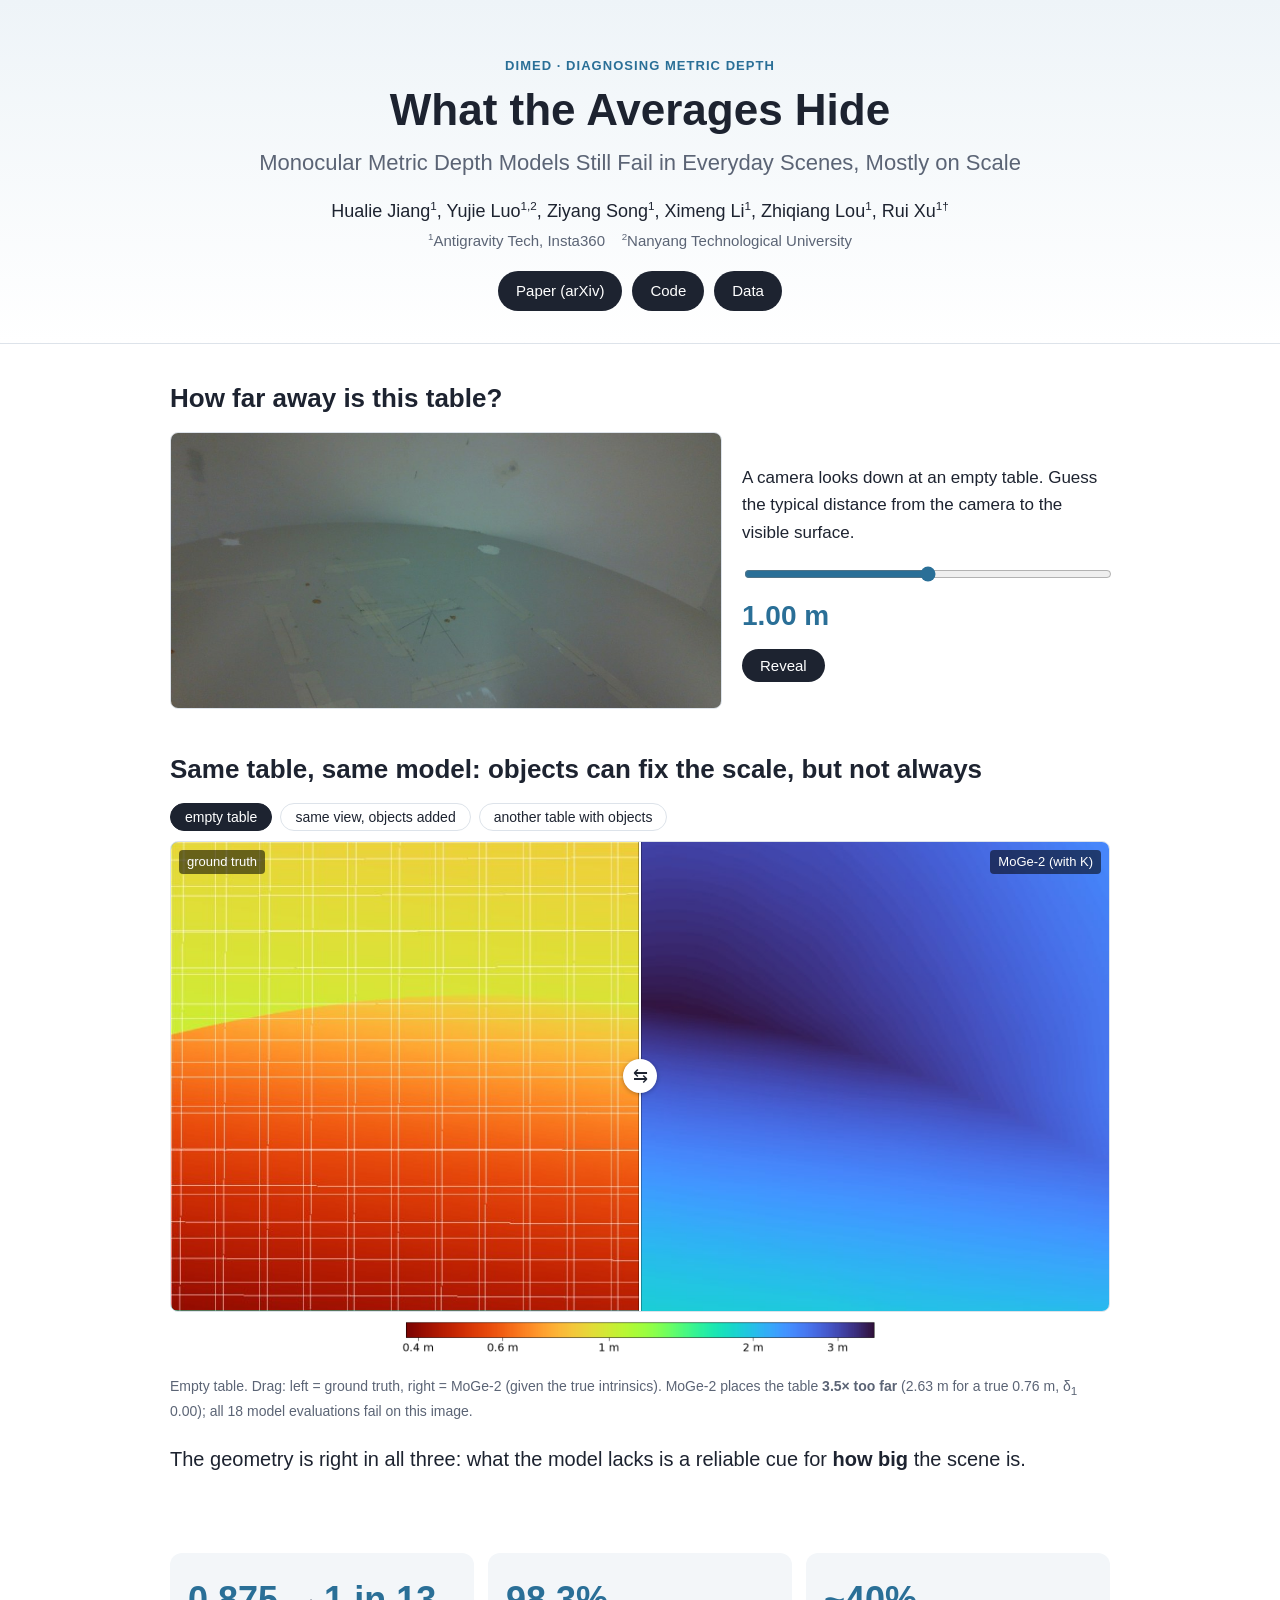
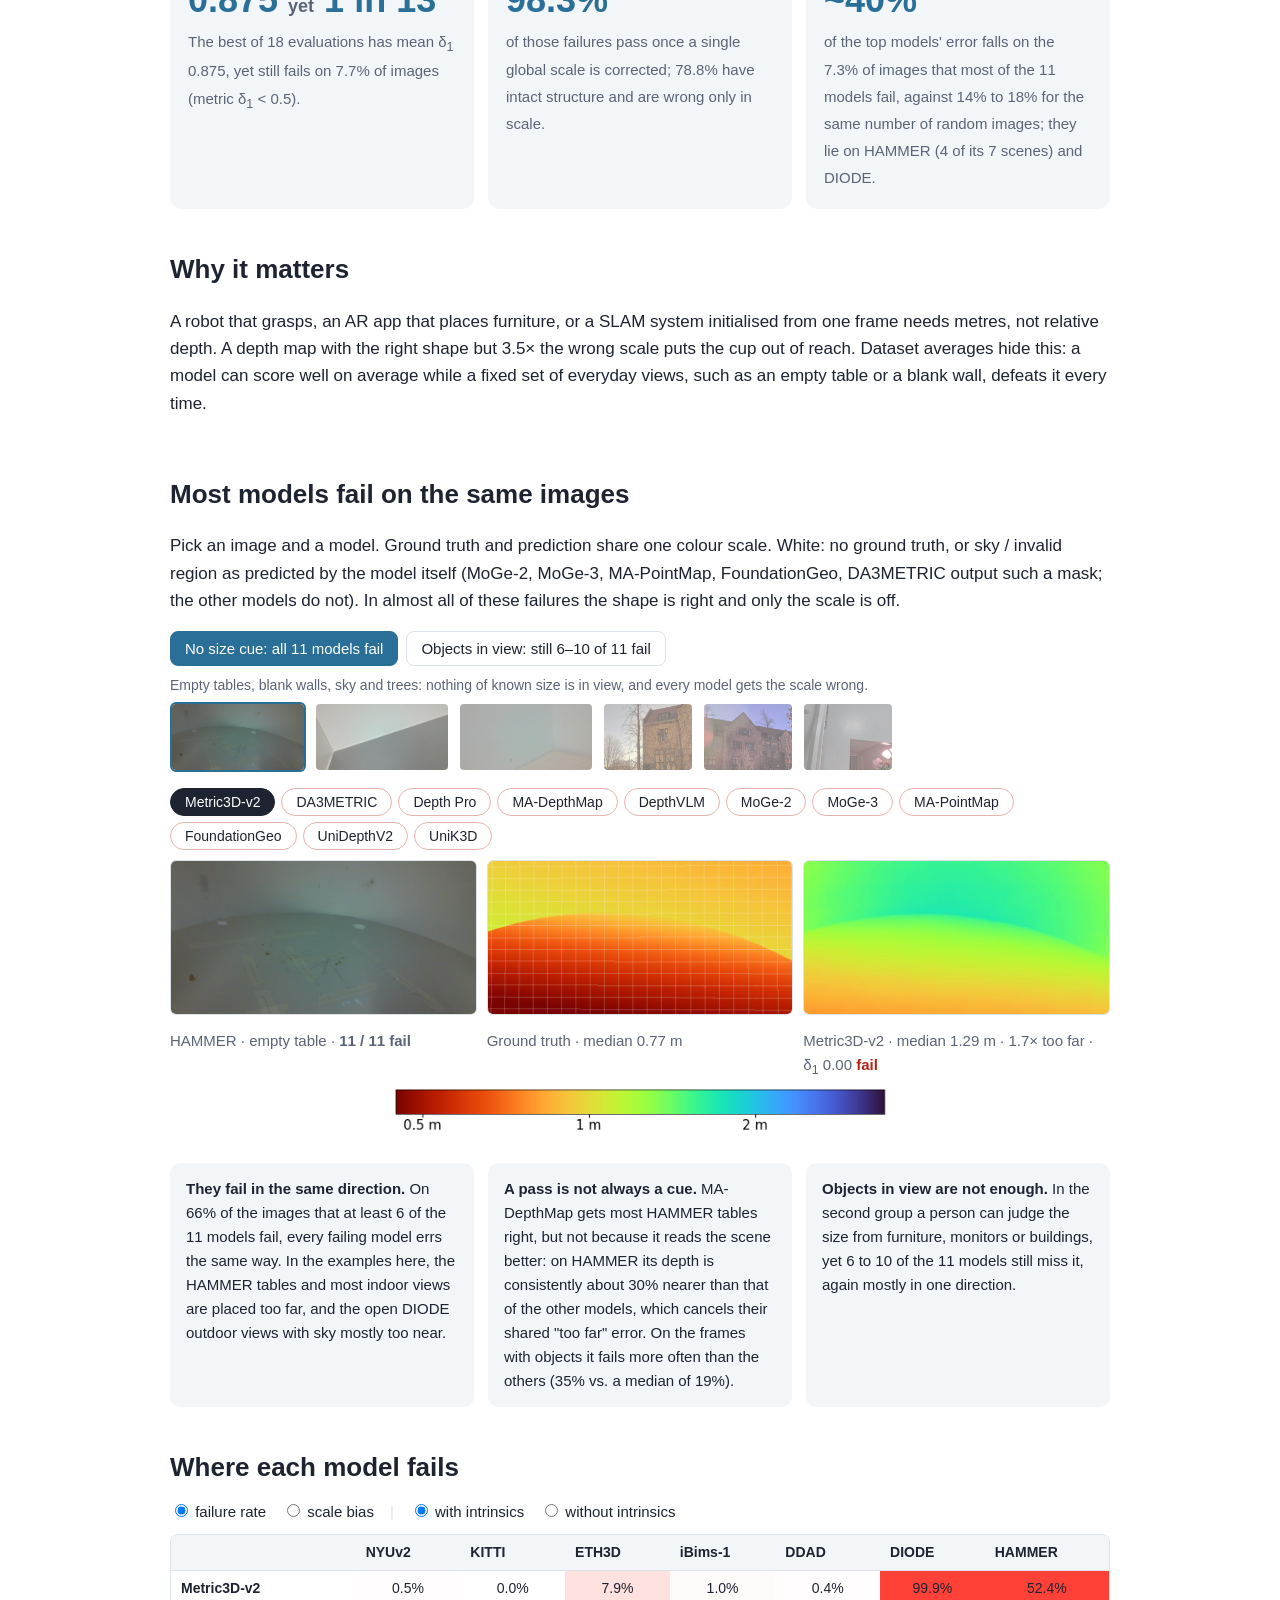
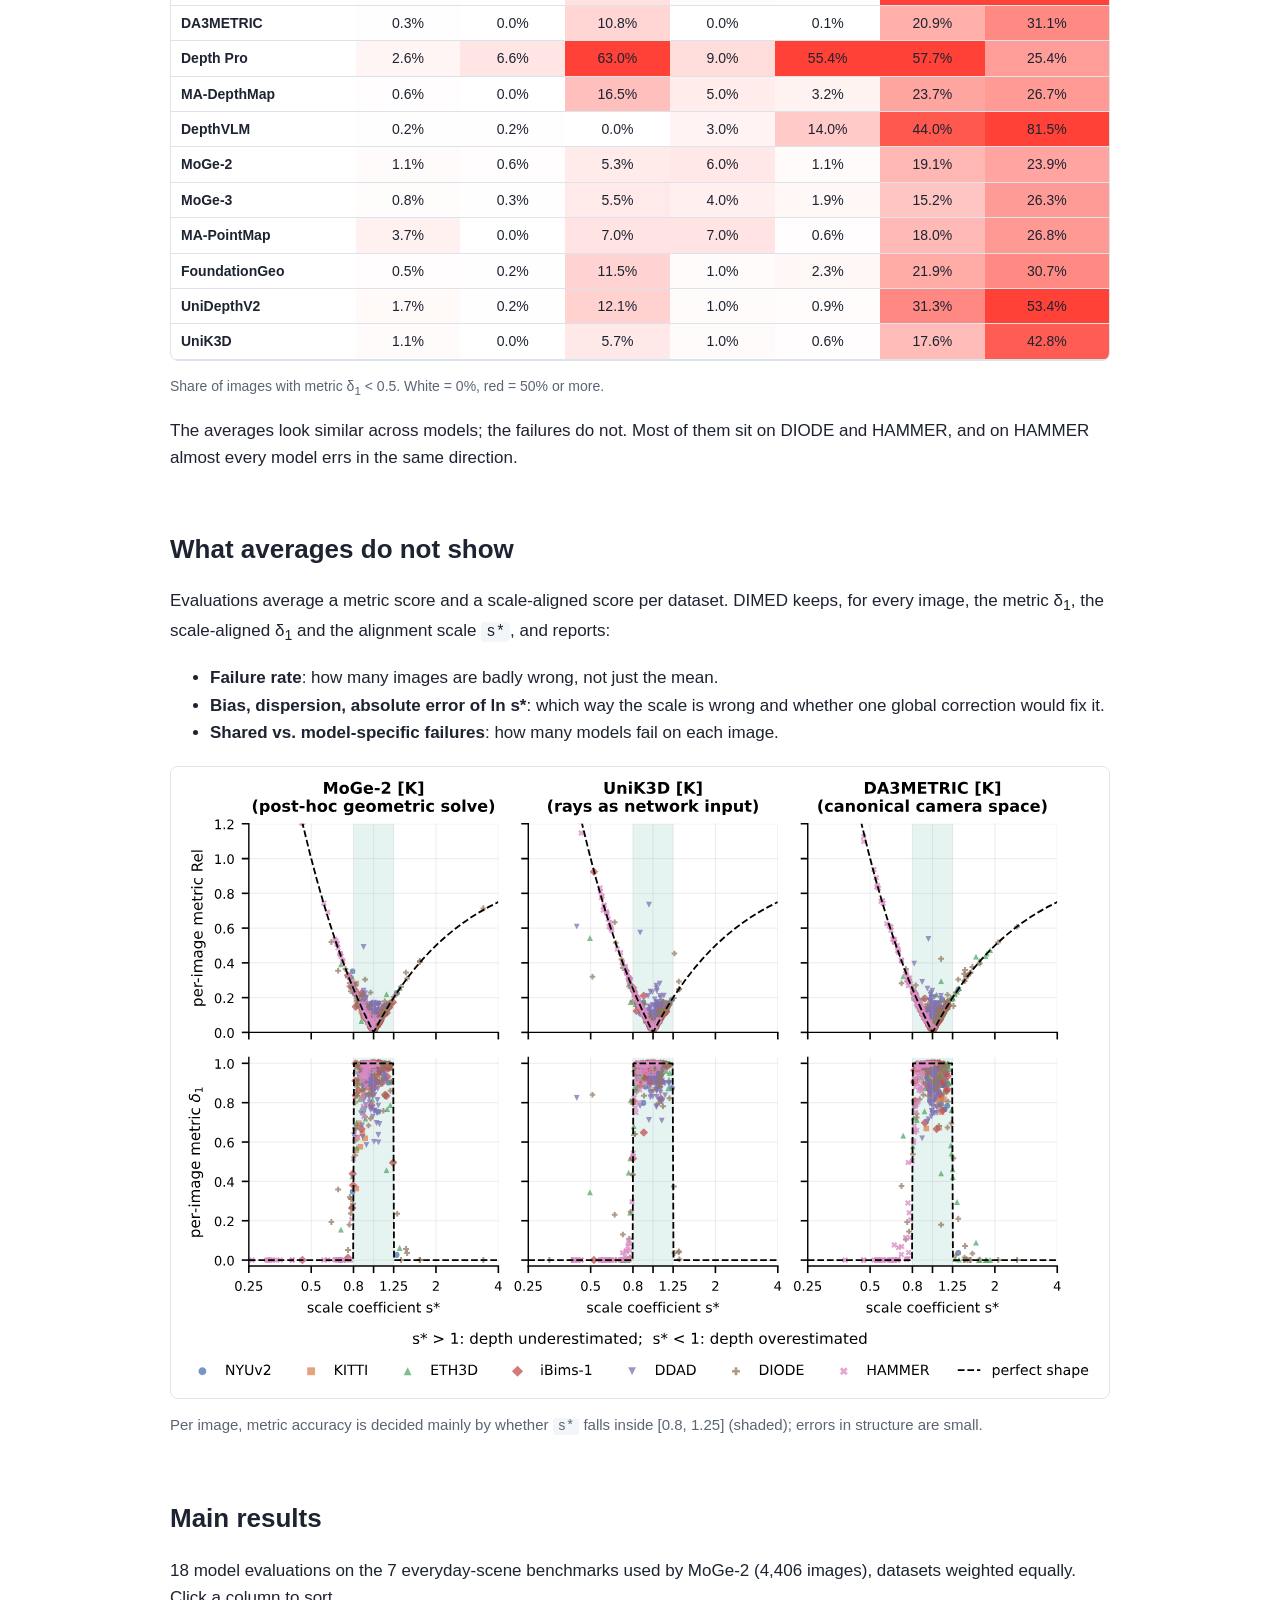
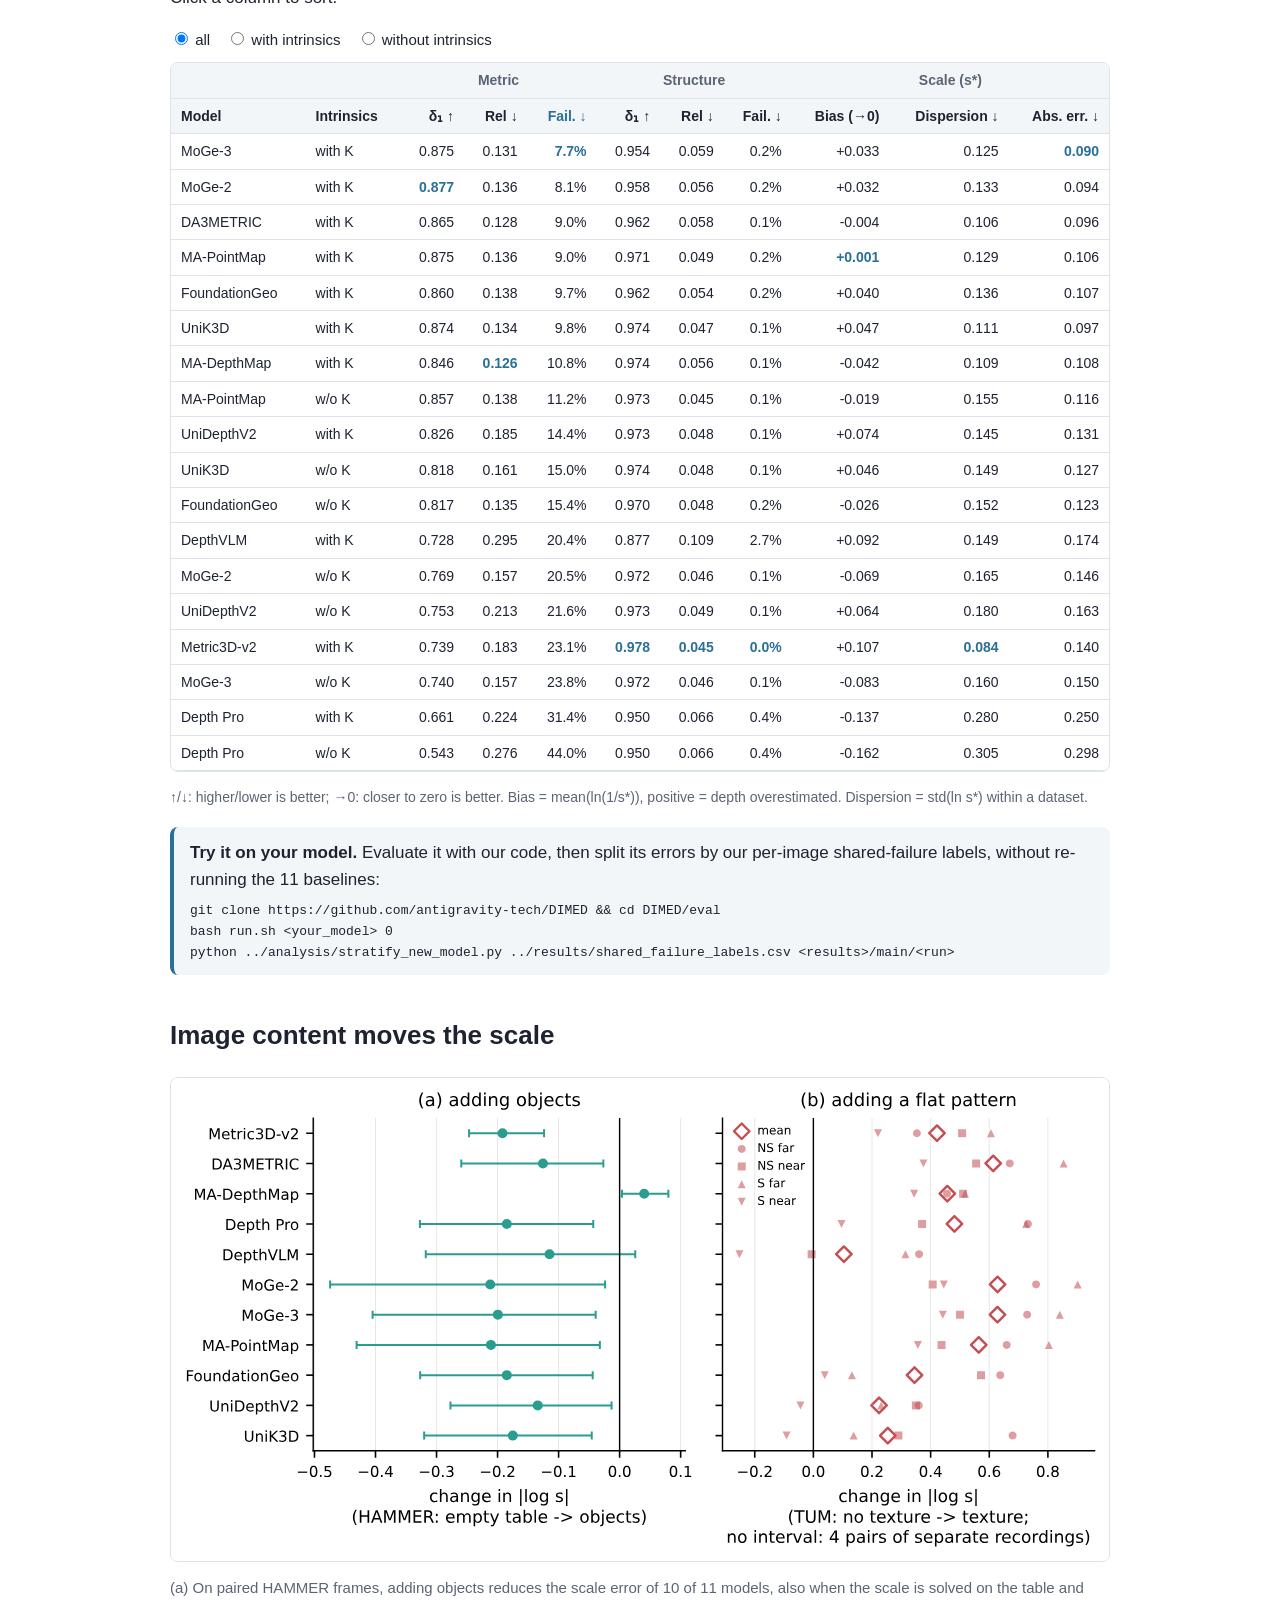
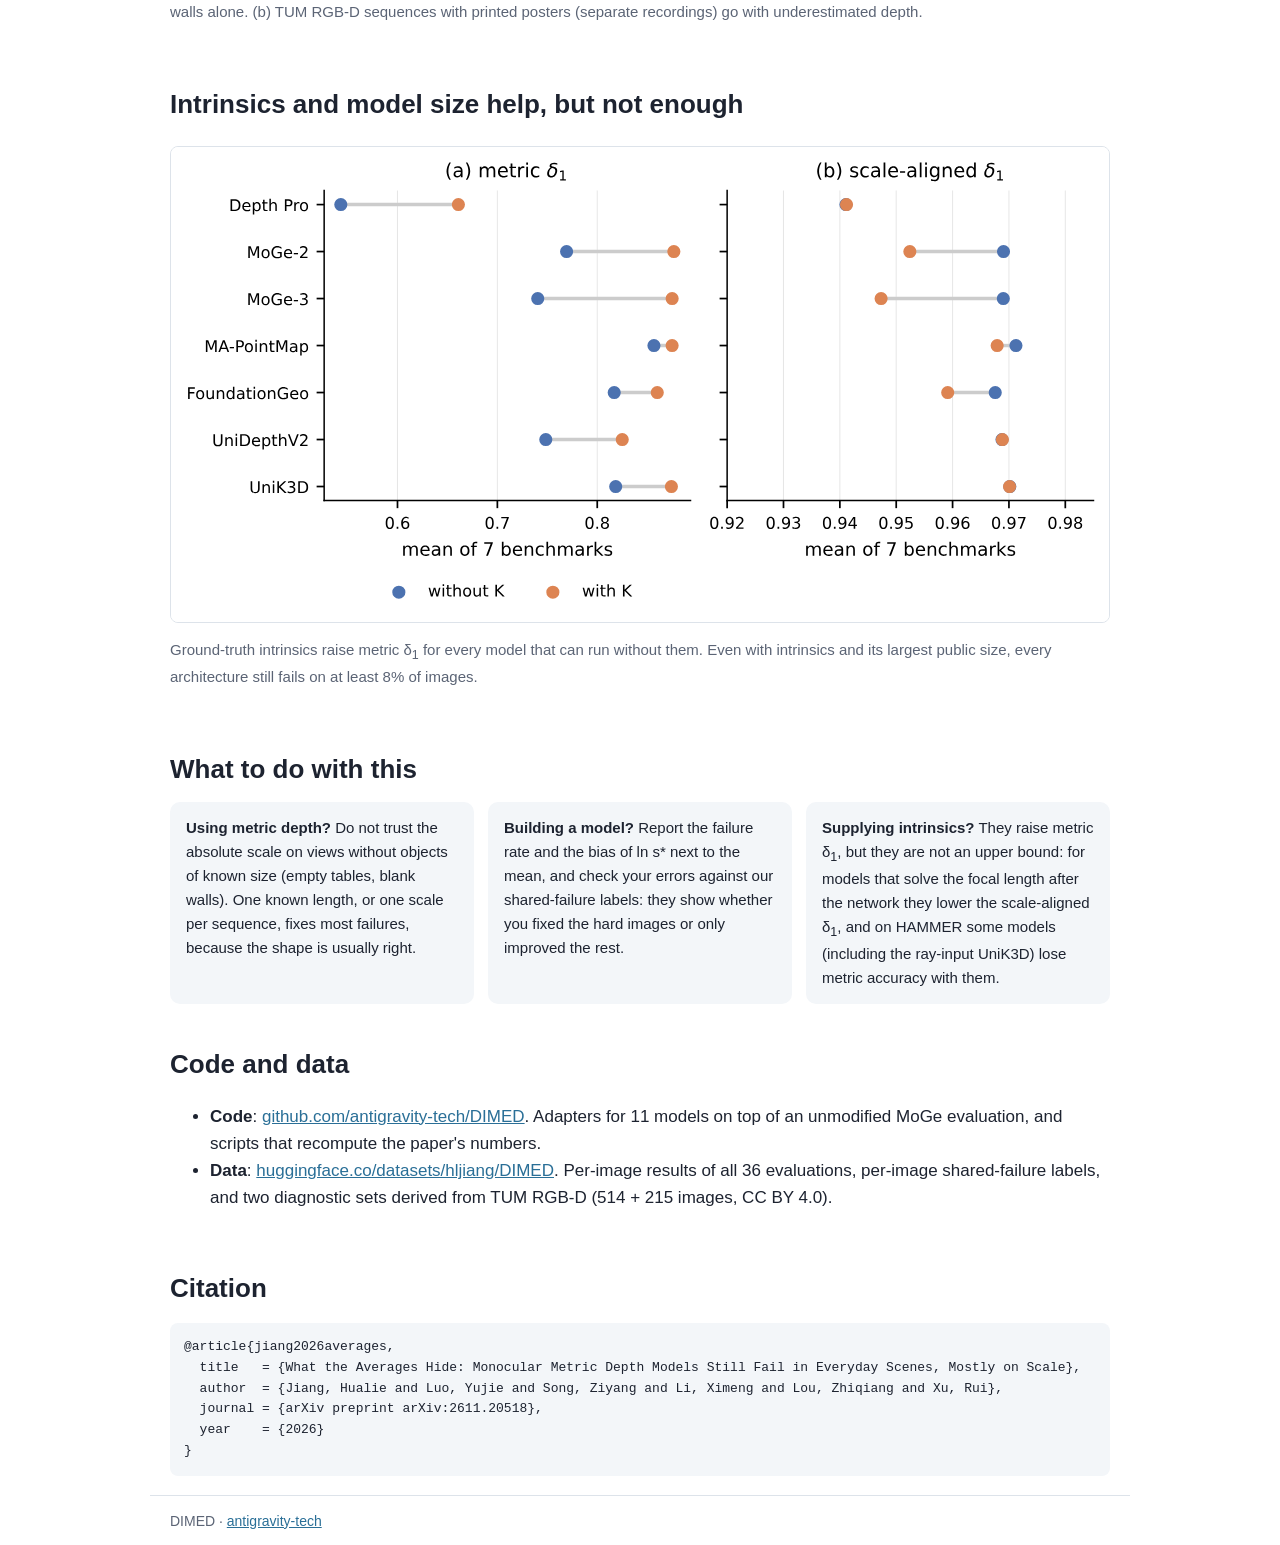
<file: DIMED/index.html>
<!DOCTYPE html>
<html lang="en">
<head>
<meta charset="utf-8">
<meta name="viewport" content="width=device-width, initial-scale=1">
<title>DIMED · What the Averages Hide</title>
<meta name="description" content="Monocular metric depth models still fail on everyday scenes, mostly on scale. Per-image failure rates, structure vs. scale, and shared failures for 11 models.">
<meta property="og:title" content="What the Averages Hide: metric depth models still fail, mostly on scale">
<meta property="og:description" content="The best of 18 evaluations has mean δ1 0.875, yet 1 in 13 images still fails. 78.8% of failures have the right shape and only the wrong scale; correcting one global scale fixes 98.3%.">
<meta property="og:image" content="assets/quiz_empty_rgb.jpg">
<link rel="stylesheet" href="style.css">
<link rel="icon" href="../DA360/image/Logo.svg">
</head>
<body>
<header class="hero">
  <div class="wrap">
    <p class="tag">DIMED · DIagnosing MEtric Depth</p>
    <h1>What the Averages Hide</h1>
    <p class="subtitle">Monocular Metric Depth Models Still Fail in Everyday Scenes, Mostly on Scale</p>
    <p class="authors">
      <span><a href="https://hualie.github.io/">Hualie Jiang</a><sup>1</sup></span>,
      <span><a href="https://openreview.net/profile?id=~Yujie_Luo6">Yujie Luo</a><sup>1,2</sup></span>,
      <span><a href="https://indu1ge.github.io/ziyangsong/">Ziyang Song</a><sup>1</sup></span>,
      <span><a href="https://openreview.net/profile?id=~Ximeng_Li1">Ximeng Li</a><sup>1</sup></span>,
      <span><a href="https://openreview.net/profile?id=~Zhiqiang_Lou1">Zhiqiang Lou</a><sup>1</sup></span>,
      <span><a href="https://openreview.net/profile?id=~Rui_Xu20">Rui Xu</a><sup>1&dagger;</sup></span>
    </p>
    <p class="affils"><sup>1</sup>Antigravity Tech, Insta360 &nbsp;&nbsp; <sup>2</sup>Nanyang Technological University</p>
    <nav class="links">
      <a class="btn" href="https://arxiv.org/abs/2611.20518">Paper (arXiv)</a>
      <a class="btn" href="https://github.com/antigravity-tech/DIMED">Code</a>
      <a class="btn" href="https://huggingface.co/datasets/hljiang/DIMED">Data</a>
    </nav>
  </div>
</header>

<main class="wrap">

<section class="teaser" id="quiz">
  <h2>How far away is this table?</h2>
  <div class="quizgrid">
    <img src="assets/quiz_empty_rgb.jpg" alt="An empty table seen from a robot-mounted camera">
    <div class="quizctl">
      <p>A camera looks down at an empty table. Guess the typical distance from the camera to the visible surface.</p>
      <input type="range" min="-0.7" max="0.7" step="0.01" value="0" aria-label="your guess in metres">
      <p class="guess">1.00 m</p>
      <button class="btn">Reveal</button>
      <div class="reveal"></div>
    </div>
  </div>
</section>

<section>
  <h2>Same table, same model: objects can fix the scale, but not always</h2>
  <div class="compare-switch">
    <button class="on" data-target="cmp" data-set="empty" data-cbar="assets/quiz_colorbar.png" data-cap="Empty table. Drag: left = ground truth, right = MoGe-2 (given the true intrinsics). MoGe-2 places the table <b>3.5× too far</b> (2.63 m for a true 0.76 m, δ<sub>1</sub> 0.00); all 18 model evaluations fail on this image.">empty table</button>
    <button data-target="cmp" data-set="objects" data-cbar="assets/quiz_colorbar.png" data-cap="Objects added, same view. MoGe-2 is now nearly right: 0.71 m for a true 0.65 m (δ<sub>1</sub> 0.95).">same view, objects added</button>
    <button data-target="cmp" data-set="other" data-cbar="assets/quiz_other_colorbar.png" data-cap="Another table, with cans, a jug and boxes in view. MoGe-2 still places it <b>1.5× too far</b> (0.90 m for a true 0.58 m, δ<sub>1</sub> 0.00), and 10 of the 11 architectures with intrinsics fail on this image too (only MA-DepthMap passes). Objects help, but they do not guarantee the right scale.">another table with objects</button>
  </div>
  <div class="compare" id="cmp">
    <img class="layer base" src="assets/quiz_empty_pred.jpg" data-empty="assets/quiz_empty_pred.jpg" data-objects="assets/quiz_objects_pred.jpg" data-other="assets/quiz_other_pred.jpg" alt="MoGe-2 depth">
    <img class="layer top" src="assets/quiz_empty_gt.jpg" data-empty="assets/quiz_empty_gt.jpg" data-objects="assets/quiz_objects_gt.jpg" data-other="assets/quiz_other_gt.jpg" alt="ground-truth depth">
    <div class="handle"><span>⇆</span></div>
    <span class="tagl">ground truth</span><span class="tagr">MoGe-2 (with K)</span>
  </div>
  <img class="cbar" id="cmp-cbar" src="assets/quiz_colorbar.png" alt="depth colour scale">
  <p class="note" id="cmp-cap">Empty table. Drag: left = ground truth, right = MoGe-2 (given the true intrinsics). MoGe-2 places the table <b>3.5× too far</b> (2.63 m for a true 0.76 m, δ<sub>1</sub> 0.00); all 18 model evaluations fail on this image.</p>
  <p class="lead">The geometry is right in all three: what the model lacks is a reliable cue for <b>how big</b> the scene is.</p>
</section>

<section>
  <div class="stats">
    <div class="stat"><span class="num">0.875 <small>yet</small> 1&nbsp;in&nbsp;13</span><span class="lbl">The best of 18 evaluations has mean δ<sub>1</sub> 0.875, yet still fails on 7.7% of images (metric δ<sub>1</sub> &lt; 0.5).</span></div>
    <div class="stat"><span class="num">98.3%</span><span class="lbl">of those failures pass once a single global scale is corrected; 78.8% have intact structure and are wrong only in scale.</span></div>
    <div class="stat"><span class="num">~40%</span><span class="lbl">of the top models' error falls on the 7.3% of images that most of the 11 models fail, against 14% to 18% for the same number of random images; they lie on HAMMER (4 of its 7 scenes) and DIODE.</span></div>
  </div>
</section>

<section>
  <h2>Why it matters</h2>
  <p>A robot that grasps, an AR app that places furniture, or a SLAM system initialised from one frame needs metres, not relative depth. A depth map with the right shape but 3.5× the wrong scale puts the cup out of reach. Dataset averages hide this: a model can score well on average while a fixed set of everyday views, such as an empty table or a blank wall, defeats it every time.</p>
</section>



<section>
  <h2>Most models fail on the same images</h2>
  <p>Pick an image and a model. Ground truth and prediction share one colour scale. White: no ground truth, or sky / invalid region as predicted by the model itself (MoGe-2, MoGe-3, MA-PointMap, FoundationGeo, DA3METRIC output such a mask; the other models do not). In almost all of these failures the shape is right and only the scale is off.</p>
  <div id="wallviewer">
    <div class="groups">
      <button data-g="no_cue" class="on">No size cue: all 11 models fail</button>
      <button data-g="with_cue">Objects in view: still 6–10 of 11 fail</button>
    </div>
    <p class="note group-note"></p>
    <div class="thumbs"></div>
    <div class="models"></div>
    <div class="vgrid">
      <figure><img class="v-rgb" alt="input image"><figcaption class="cap-img"></figcaption></figure>
      <figure><img class="v-gt" alt="ground-truth depth"><figcaption class="cap-gt"></figcaption></figure>
      <figure><img class="v-pred" alt="predicted depth"><figcaption class="cap-pred"></figcaption></figure>
    </div>
    <img class="v-cbar cbar" alt="depth colour scale">
  </div>
  <div class="takeaways observe">
    <div><b>They fail in the same direction.</b> On 66% of the images that at least 6 of the 11 models fail, every failing model errs the same way. In the examples here, the HAMMER tables and most indoor views are placed too far, and the open DIODE outdoor views with sky mostly too near.</div>
    <div><b>A pass is not always a cue.</b> MA-DepthMap gets most HAMMER tables right, but not because it reads the scene better: on HAMMER its depth is consistently about 30% nearer than that of the other models, which cancels their shared "too far" error. On the frames with objects it fails more often than the others (35% vs. a median of 19%).</div>
    <div><b>Objects in view are not enough.</b> In the second group a person can judge the size from furniture, monitors or buildings, yet 6 to 10 of the 11 models still miss it, again mostly in one direction.</div>
  </div>
</section>

<section>
  <h2>Where each model fails</h2>
  <div id="heat-controls" class="controls">
    <label><input type="radio" name="hmetric" value="fail" checked> failure rate</label>
    <label><input type="radio" name="hmetric" value="bias"> scale bias</label>
    <span class="sep">|</span>
    <label><input type="radio" name="hcond" value="K" checked> with intrinsics</label>
    <label><input type="radio" name="hcond" value="noK"> without intrinsics</label>
  </div>
  <div class="tablewrap"><table id="heat" class="heat"></table></div>
  <p class="note" id="heat-legend"></p>
  <p>The averages look similar across models; the failures do not. Most of them sit on DIODE and HAMMER, and on HAMMER almost every model errs in the same direction.</p>
</section>

<section>
  <h2>What averages do not show</h2>
  <p>Evaluations average a metric score and a scale-aligned score per dataset. DIMED keeps, for every image, the metric δ<sub>1</sub>, the scale-aligned δ<sub>1</sub> and the alignment scale <code>s*</code>, and reports:</p>
  <ul>
    <li><b>Failure rate</b>: how many images are badly wrong, not just the mean.</li>
    <li><b>Bias, dispersion, absolute error of ln s*</b>: which way the scale is wrong and whether one global correction would fix it.</li>
    <li><b>Shared vs. model-specific failures</b>: how many models fail on each image.</li>
  </ul>
  <figure><img src="assets/fig2_rel_vs_scale.svg" alt="Per-image metric error against the alignment scale"><figcaption>Per image, metric accuracy is decided mainly by whether <code>s*</code> falls inside [0.8, 1.25] (shaded); errors in structure are small.</figcaption></figure>
</section>

<section>
  <h2>Main results</h2>
  <p>18 model evaluations on the 7 everyday-scene benchmarks used by MoGe-2 (4,406 images), datasets weighted equally. Click a column to sort.</p>
  <div class="controls">
    <label><input type="radio" name="cond" value="all" checked> all</label>
    <label><input type="radio" name="cond" value="K"> with intrinsics</label>
    <label><input type="radio" name="cond" value="noK"> without intrinsics</label>
  </div>
  <div class="tablewrap"><table id="t2"><thead></thead><tbody></tbody></table></div>
  <p class="note">↑/↓: higher/lower is better; →0: closer to zero is better. Bias = mean(ln(1/s*)), positive = depth overestimated. Dispersion = std(ln s*) within a dataset.</p>
  <div class="try">
    <p><b>Try it on your model.</b> Evaluate it with our code, then split its errors by our per-image shared-failure labels, without re-running the 11 baselines:</p>
<pre>git clone https://github.com/antigravity-tech/DIMED && cd DIMED/eval
bash run.sh &lt;your_model&gt; 0
python ../analysis/stratify_new_model.py ../results/shared_failure_labels.csv &lt;results&gt;/main/&lt;run&gt;</pre>
  </div>
</section>

<section>
  <h2>Image content moves the scale</h2>
  <figure><img src="assets/fig7_objects_vs_pattern.svg" alt="Change in scale error when objects or printed patterns are added"><figcaption>(a) On paired HAMMER frames, adding objects reduces the scale error of 10 of 11 models, also when the scale is solved on the table and walls alone. (b) TUM RGB-D sequences with printed posters (separate recordings) go with underestimated depth.</figcaption></figure>
</section>

<section>
  <h2>Intrinsics and model size help, but not enough</h2>
  <figure><img src="assets/fig8_intrinsics.svg" alt="Effect of ground-truth intrinsics"><figcaption>Ground-truth intrinsics raise metric δ<sub>1</sub> for every model that can run without them. Even with intrinsics and its largest public size, every architecture still fails on at least 8% of images.</figcaption></figure>
</section>

<section>
  <h2>What to do with this</h2>
  <div class="takeaways">
    <div><b>Using metric depth?</b> Do not trust the absolute scale on views without objects of known size (empty tables, blank walls). One known length, or one scale per sequence, fixes most failures, because the shape is usually right.</div>
    <div><b>Building a model?</b> Report the failure rate and the bias of ln s* next to the mean, and check your errors against our shared-failure labels: they show whether you fixed the hard images or only improved the rest.</div>
    <div><b>Supplying intrinsics?</b> They raise metric δ<sub>1</sub>, but they are not an upper bound: for models that solve the focal length after the network they lower the scale-aligned δ<sub>1</sub>, and on HAMMER some models (including the ray-input UniK3D) lose metric accuracy with them.</div>
  </div>
</section>

<section id="data">
  <h2>Code and data</h2>
  <ul>
    <li><b>Code</b>: <a href="https://github.com/antigravity-tech/DIMED">github.com/antigravity-tech/DIMED</a>. Adapters for 11 models on top of an unmodified MoGe evaluation, and scripts that recompute the paper's numbers.</li>
    <li><b>Data</b>: <a href="https://huggingface.co/datasets/hljiang/DIMED">huggingface.co/datasets/hljiang/DIMED</a>. Per-image results of all 36 evaluations, per-image shared-failure labels, and two diagnostic sets derived from TUM RGB-D (514 + 215 images, CC BY 4.0).</li>
  </ul>
</section>

<section>
  <h2>Citation</h2>
<pre class="bib">@article{jiang2026averages,
  title   = {What the Averages Hide: Monocular Metric Depth Models Still Fail in Everyday Scenes, Mostly on Scale},
  author  = {Jiang, Hualie and Luo, Yujie and Song, Ziyang and Li, Ximeng and Lou, Zhiqiang and Xu, Rui},
  journal = {arXiv preprint arXiv:2611.20518},
  year    = {2026}
}</pre>
</section>

</main>
<footer class="wrap"><p>DIMED · <a href="https://github.com/antigravity-tech">antigravity-tech</a></p></footer>
<script src="assets/table2.js"></script>
<script src="assets/quiz.js"></script>
<script src="assets/heatmap.js"></script>
<script src="assets/wall/wall.js"></script>
<script src="table.js"></script>
<script src="interactive.js"></script>
</body>
</html>
</file>
<file: DIMED/style.css>
:root { --fg: #1d2330; --muted: #5b6475; --accent: #2a6f97; --bg: #ffffff; --soft: #f3f6f9; --line: #dde3ea; }
* { box-sizing: border-box; }
body { margin: 0; font-family: -apple-system, BlinkMacSystemFont, "Segoe UI", Roboto, "Helvetica Neue", Arial, sans-serif; color: var(--fg); background: var(--bg); line-height: 1.6; font-size: 17px; }
.wrap { max-width: 980px; margin: 0 auto; padding: 0 20px; }
.hero { background: linear-gradient(180deg, #eef4f8, #ffffff); padding: 56px 0 32px; text-align: center; border-bottom: 1px solid var(--line); }
.tag { letter-spacing: .08em; text-transform: uppercase; font-size: 13px; color: var(--accent); margin: 0 0 8px; font-weight: 600; }
h1 { font-size: 44px; margin: 0; line-height: 1.15; }
.subtitle { font-size: 22px; color: var(--muted); margin: 10px 0 16px; }
.authors { font-size: 18px; margin: 4px 0; }
.authors a { color: inherit; text-decoration: none; }
.authors a:hover { text-decoration: underline; }
.affils { color: var(--muted); font-size: 15px; margin: 0; }
.affils.notes { font-size: 13px; margin-top: 2px; }
.affils a { color: inherit; }
.authors sup, .affils sup { font-size: 0.65em; }
.links { display: flex; gap: 10px; justify-content: center; flex-wrap: wrap; margin-top: 18px; }
.btn { display: inline-block; padding: 8px 18px; border-radius: 999px; background: var(--fg); color: #fff; text-decoration: none; font-size: 15px; }
.btn:hover { background: var(--accent); }
section { padding: 34px 0 6px; }
h2 { font-size: 26px; margin: 0 0 12px; }
.lead { font-size: 20px; }
.stats { display: grid; grid-template-columns: repeat(auto-fit, minmax(220px, 1fr)); gap: 14px; margin-top: 18px; }
.stat { background: var(--soft); border-radius: 12px; padding: 18px; }
.stat .num { display: block; font-size: 36px; font-weight: 700; color: var(--accent); }
.stat .lbl { color: var(--muted); font-size: 15px; }
figure { margin: 20px 0; }
figure img { width: 100%; height: auto; border: 1px solid var(--line); border-radius: 8px; }
figcaption { color: var(--muted); font-size: 15px; margin-top: 6px; }
code { background: var(--soft); padding: 1px 5px; border-radius: 4px; font-size: .92em; }
.controls { display: flex; gap: 16px; margin: 6px 0 10px; font-size: 15px; }
.tablewrap { overflow-x: auto; border: 1px solid var(--line); border-radius: 8px; }
table { border-collapse: collapse; width: 100%; font-size: 14px; font-variant-numeric: tabular-nums; }
th, td { padding: 6px 10px; text-align: right; white-space: nowrap; border-bottom: 1px solid var(--line); }
th:first-child, td:first-child, th:nth-child(2), td:nth-child(2) { text-align: left; }
thead th { background: var(--soft); cursor: pointer; user-select: none; position: sticky; top: 0; }
thead tr.group th { cursor: default; text-align: center; font-weight: 600; color: var(--muted); }
thead th.sorted { color: var(--accent); }
td.best { font-weight: 700; color: var(--accent); }
.note { color: var(--muted); font-size: 14px; }
.bib { background: var(--soft); padding: 14px; border-radius: 8px; overflow-x: auto; font-size: 13px; }
footer { color: var(--muted); font-size: 14px; padding: 30px 20px 50px; border-top: 1px solid var(--line); margin-top: 30px; }
a { color: var(--accent); }
@media (max-width: 600px) { h1 { font-size: 32px; } .subtitle { font-size: 18px; } }

.teaser figure { margin-top: 28px; }
.teaser .lead { font-size: 19px; }
.stat .num small { font-size: 18px; color: var(--muted); font-weight: 600; }
.wall { display: grid; grid-template-columns: repeat(auto-fill, minmax(280px, 1fr)); gap: 14px; margin: 14px 0; }
.wall .tile { margin: 0; }
.wall .tile img { aspect-ratio: 16 / 10; object-fit: cover; }
.wall .tile figcaption { margin-top: 4px; color: var(--fg); font-size: 14px; }
.wall .tile figcaption span { color: var(--muted); }
.try { background: var(--soft); border-left: 4px solid var(--accent); border-radius: 8px; padding: 12px 16px; margin-top: 18px; }
.try p { margin: 0 0 8px; }
.try pre { margin: 0; font-size: 13px; overflow-x: auto; }

/* quiz */
.quizgrid { display: grid; grid-template-columns: 3fr 2fr; gap: 20px; align-items: center; }
.quizgrid img { width: 100%; border-radius: 8px; border: 1px solid var(--line); }
.quizctl input[type=range] { width: 100%; accent-color: var(--accent); }
.quizctl .guess { font-size: 28px; font-weight: 700; color: var(--accent); margin: 4px 0 10px; }
.quizctl button { border: 0; cursor: pointer; font-size: 15px; }
.quizctl .reveal { margin-top: 12px; font-size: 16px; }
@media (max-width: 700px) { .quizgrid { grid-template-columns: 1fr; } }

/* drag-to-compare */
.compare { position: relative; width: 100%; overflow: hidden; border-radius: 8px; border: 1px solid var(--line); cursor: ew-resize; touch-action: none; user-select: none; }
.compare img.layer { display: block; width: 100%; }
.compare img.top { position: absolute; inset: 0; height: 100%; object-fit: cover; }
.compare .handle { position: absolute; top: 0; bottom: 0; width: 2px; background: #fff; box-shadow: 0 0 0 1px rgba(0,0,0,.3); transform: translateX(-1px); pointer-events: none; }
.compare .handle span { position: absolute; top: 50%; left: 50%; transform: translate(-50%,-50%); background: #fff; border-radius: 50%; width: 34px; height: 34px; display: flex; align-items: center; justify-content: center; font-size: 18px; box-shadow: 0 1px 4px rgba(0,0,0,.3); }
.compare .tagl, .compare .tagr { position: absolute; top: 8px; background: rgba(0,0,0,.55); color: #fff; font-size: 13px; padding: 2px 8px; border-radius: 4px; pointer-events: none; }
.compare .tagl { left: 8px; } .compare .tagr { right: 8px; }
.compare-switch { display: flex; gap: 8px; margin-bottom: 10px; }
.compare-switch button, #wallviewer .models button { border: 1px solid var(--line); background: #fff; border-radius: 999px; padding: 5px 14px; cursor: pointer; font-size: 14px; color: var(--fg); }
.compare-switch button.on, #wallviewer .models button.on { background: var(--fg); color: #fff; border-color: var(--fg); }
img.cbar { display: block; max-width: 520px; width: 70%; margin: 6px auto 0; }

/* all-11-fail viewer */
#wallviewer .thumbs { display: flex; gap: 8px; overflow-x: auto; padding-bottom: 6px; }
#wallviewer .thumbs img { height: 70px; border-radius: 6px; cursor: pointer; opacity: .55; border: 2px solid transparent; }
#wallviewer .thumbs img.on { opacity: 1; border-color: var(--accent); }
#wallviewer .groups { display: flex; gap: 8px; flex-wrap: wrap; }
#wallviewer .groups button { border: 1px solid var(--line); background: #fff; border-radius: 8px; padding: 8px 14px; cursor: pointer; font-size: 15px; color: var(--fg); }
#wallviewer .groups button.on { background: var(--accent); color: #fff; border-color: var(--accent); }
#wallviewer .group-note { margin: 8px 0 6px; }
#wallviewer .models { display: flex; flex-wrap: wrap; gap: 6px; margin: 10px 0; }
#wallviewer .models button.fail:not(.on) { border-color: #e7b4ae; }
#wallviewer .vgrid { display: grid; grid-template-columns: repeat(3, 1fr); gap: 10px; }
#wallviewer .vgrid figure { margin: 0; }
#wallviewer .vgrid img { width: 100%; border-radius: 6px; border: 1px solid var(--line); }
#wallviewer .bad { color: #b42318; font-weight: 700; } #wallviewer .good { color: #1b7f3b; font-weight: 700; }
@media (max-width: 700px) { #wallviewer .vgrid { grid-template-columns: 1fr; } }

/* heatmap */
table.heat td { text-align: center; min-width: 70px; }
table.heat th { text-align: left; }
.controls .sep { color: var(--line); }

/* takeaways */
.takeaways { display: grid; grid-template-columns: repeat(auto-fit, minmax(260px, 1fr)); gap: 14px; }
.takeaways > div { background: var(--soft); border-radius: 10px; padding: 14px 16px; font-size: 15px; }
.observe { margin-top: 16px; }
</file>
